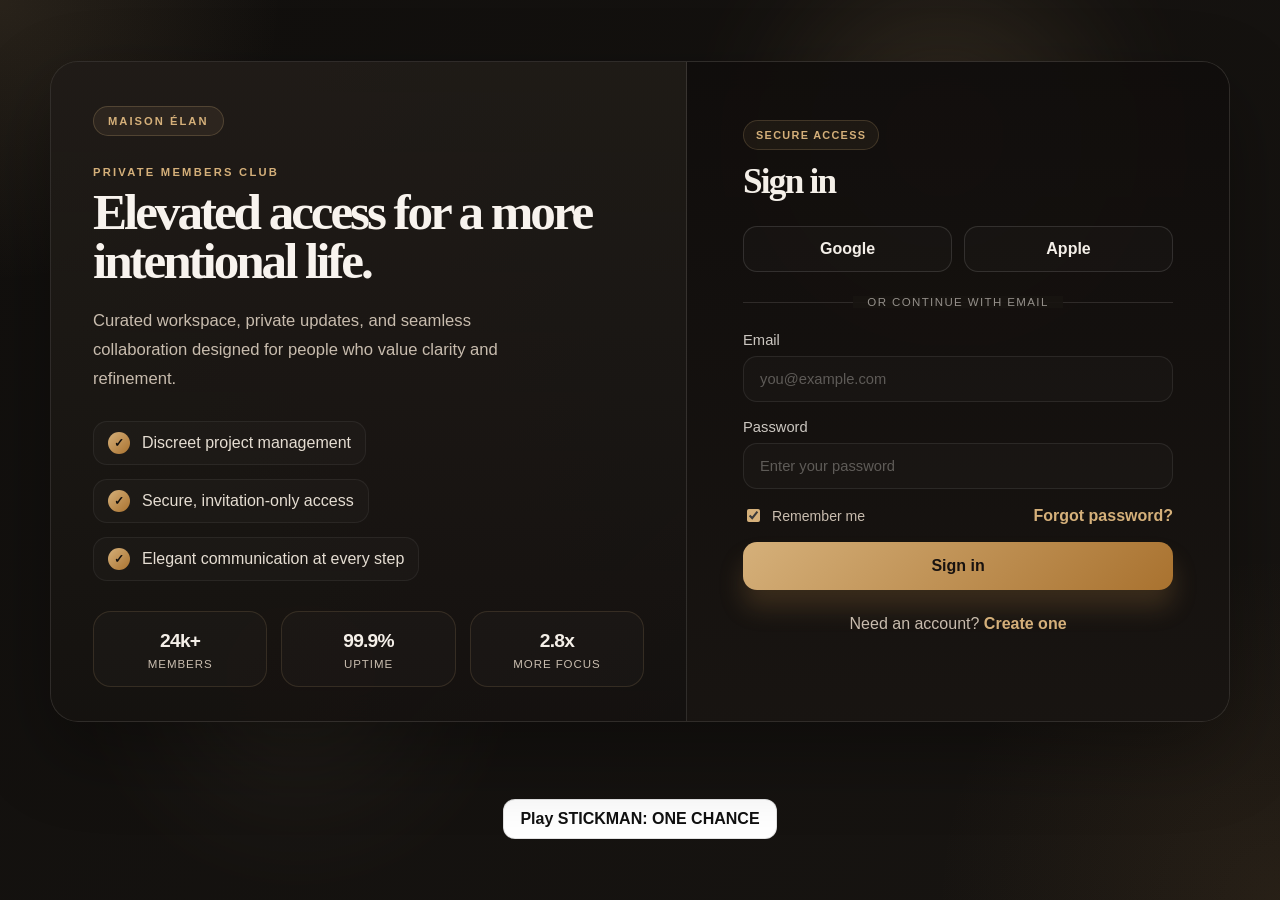
<file: index.html>
<!DOCTYPE html>
<html lang="en">
  <head>
    <meta charset="UTF-8" />
    <meta name="viewport" content="width=device-width, initial-scale=1.0" />
    <title>Pulse Access</title>
    <meta
      name="description"
      content="Modern login and signup page with secure access and elegant design."
    />
    <link rel="stylesheet" href="styles.css" />
  </head>
  <body>
    <div class="page-shell">
      <div class="ambient ambient-one"></div>
      <div class="ambient ambient-two"></div>

      <main class="app-card" aria-live="polite">
        <aside class="brand-panel">
          <div class="brand-badge">Maison Élan</div>
          <div class="brand-copy">
            <p class="eyebrow">Private members club</p>
            <h1>Elevated access for a more intentional life.</h1>
            <p class="lead">
              Curated workspace, private updates, and seamless collaboration designed for people who value clarity and refinement.
            </p>
          </div>

          <div class="feature-list">
            <div class="feature-item">
              <span class="icon">✓</span>
              <span>Discreet project management</span>
            </div>
            <div class="feature-item">
              <span class="icon">✓</span>
              <span>Secure, invitation-only access</span>
            </div>
            <div class="feature-item">
              <span class="icon">✓</span>
              <span>Elegant communication at every step</span>
            </div>
          </div>

          <div class="stats-row">
            <div class="stat-box">
              <strong>24k+</strong>
              <span>members</span>
            </div>
            <div class="stat-box">
              <strong>99.9%</strong>
              <span>uptime</span>
            </div>
            <div class="stat-box">
              <strong>2.8x</strong>
              <span>more focus</span>
            </div>
          </div>
        </aside>

        <section class="auth-panel">
          <div id="authContent" class="auth-content">
            <div class="form-header">
              <div class="pill">Secure access</div>
              <h2 id="formTitle">Sign in</h2>
            </div>

            <div class="social-row">
              <button class="social-btn" type="button">Google</button>
              <button class="social-btn" type="button">Apple</button>
            </div>

            <div class="divider"><span>or continue with email</span></div>

            <form id="loginForm" class="auth-form active" novalidate>
              <label>
                <span>Email</span>
                <input type="email" id="loginEmail" placeholder="you@example.com" required />
              </label>

              <label>
                <span>Password</span>
                <input type="password" id="loginPassword" placeholder="Enter your password" required />
              </label>

              <div class="form-meta">
                <label class="checkbox-row">
                  <input type="checkbox" checked />
                  <span>Remember me</span>
                </label>
                <button type="button" class="inline-link">Forgot password?</button>
              </div>

              <button class="primary-btn" type="submit">Sign in</button>

              <p class="switch-copy">
                Need an account?
                <button type="button" class="text-link" data-mode="signup">Create one</button>
              </p>
            </form>

            <form id="signupForm" class="auth-form" novalidate>
              <label>
                <span>Full name</span>
                <input type="text" id="signupName" placeholder="Alex Morgan" required />
              </label>

              <label>
                <span>Email</span>
                <input type="email" id="signupEmail" placeholder="you@example.com" required />
              </label>

              <label>
                <span>Password</span>
                <input type="password" id="signupPassword" placeholder="Create a password" required />
              </label>

              <label>
                <span>Confirm password</span>
                <input type="password" id="signupConfirm" placeholder="Confirm your password" required />
              </label>

              <div class="password-tip">Use at least 8 characters with a mix of letters and numbers.</div>

              <button class="primary-btn" type="submit">Create account</button>

              <p class="switch-copy">
                Already have an account?
                <button type="button" class="text-link" data-mode="login">Sign in</button>
              </p>
            </form>
          </div>

          <div id="statusMessage" class="status-message" role="status" aria-live="polite"></div>

          <div id="dashboard" class="dashboard hidden" aria-live="polite">
            <div class="dashboard-card">
              <div class="avatar">P</div>
              <p>Welcome back</p>
              <h3 id="welcomeName">Guest</h3>
              <div class="dashboard-meta">
                <span>Secure session active</span>
                <span id="lastLoginLabel">Ready to work</span>
              </div>
              <button id="logoutBtn" class="primary-btn secondary" type="button">Log out</button>
            </div>
          </div>
        </section>
      </main>
    </div>

    <div style="text-align:center; margin-top: 18px;">
      <a href="game.html" style="display:inline-block; text-decoration:none; color:#111; background:#fff; border:1px solid rgba(17,17,17,0.12); padding:10px 16px; border-radius:12px; font-weight:700;">Play STICKMAN: ONE CHANCE</a>
    </div>

    <script src="script.js"></script>
  </body>
</html>
</file>
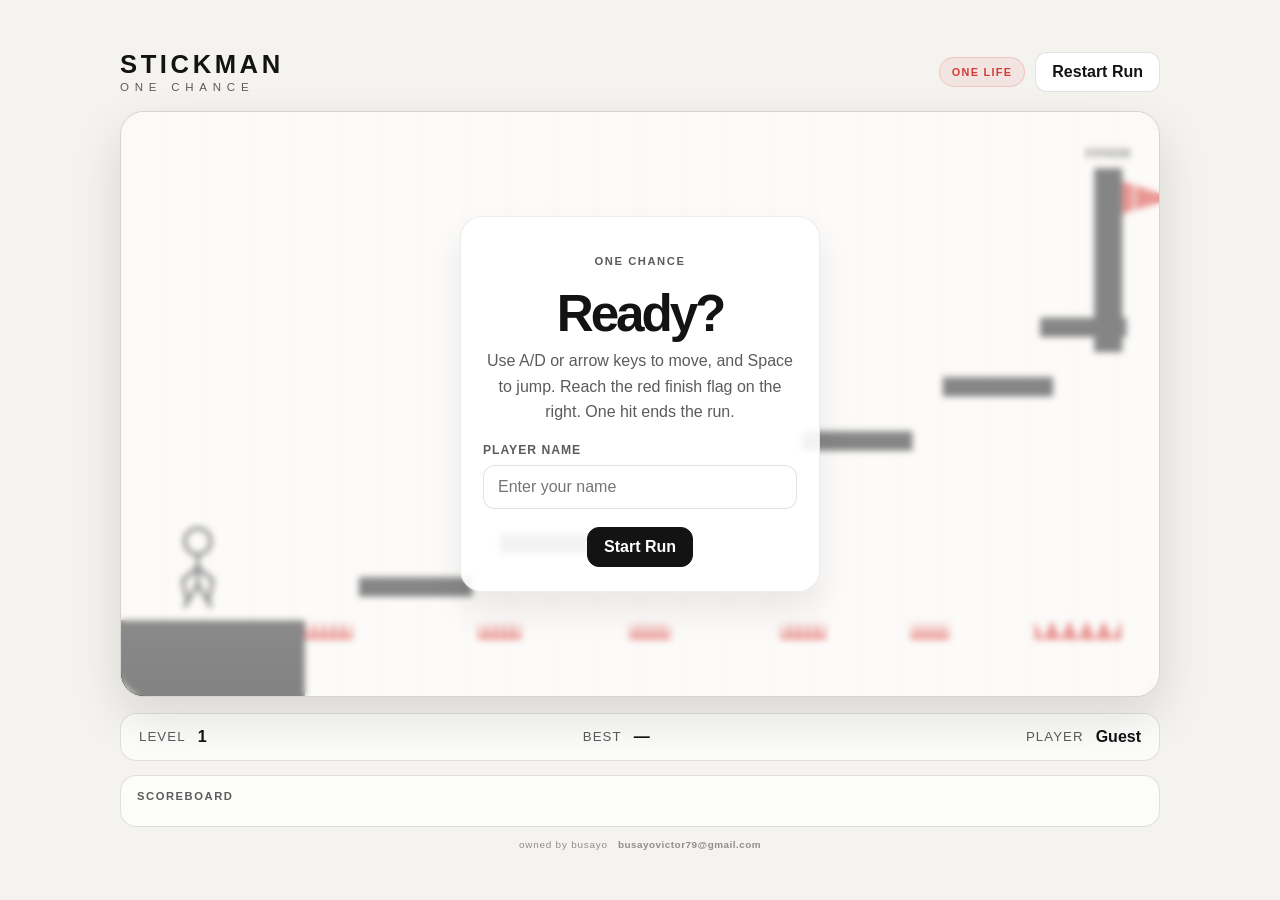
<file: game.html>
<!DOCTYPE html>
<html lang="en">
  <head>
    <meta charset="UTF-8" />
    <meta name="viewport" content="width=device-width, initial-scale=1.0" />
    <title>STICKMAN: ONE CHANCE</title>
    <meta
      name="description"
      content="STICKMAN: ONE CHANCE — a fast, brutal one-life platform challenge."
    />
    <link rel="stylesheet" href="game.css" />
  </head>
  <body>
    <div class="page-shell">
      <header class="topbar">
        <div class="brand-wrap">
          <span class="brand-mark">STICKMAN</span>
          <span class="brand-sub">ONE CHANCE</span>
        </div>

        <div class="topbar-actions">
          <span class="life-pill">ONE LIFE</span>
          <button id="restartButton" class="ghost-btn" type="button">Restart Run</button>
        </div>
      </header>

      <main class="game-panel">
        <canvas id="gameCanvas" width="960" height="540" aria-label="Stickman game canvas"></canvas>

        <div id="messageOverlay" class="overlay visible" aria-live="polite">
          <div class="overlay-card">
            <p class="eyebrow">One chance</p>
            <h1 id="overlayTitle">Ready?</h1>
            <p id="overlayText">Survive the gauntlet. One hit ends the run.</p>

            <div class="player-entry">
              <label for="playerNameInput">Player name</label>
              <input id="playerNameInput" type="text" maxlength="16" placeholder="Enter your name" autocomplete="off" />
            </div>

            <button id="startButton" class="primary-btn" type="button">Start Run</button>
          </div>
        </div>
      </main>

      <footer class="hud" aria-live="polite">
        <div class="hud-item">
          <span>Level</span>
          <strong id="levelLabel">1</strong>
        </div>
        <div class="hud-item">
          <span>Best</span>
          <strong id="bestLabel">—</strong>
        </div>
        <div class="hud-item player-tag">
          <span>Player</span>
          <strong id="playerNameBadge">Guest</strong>
        </div>
      </footer>

      <aside class="scoreboard" aria-live="polite">
        <div class="scoreboard-header">
          <span>Scoreboard</span>
        </div>
        <ol id="scoreboardList" class="scoreboard-list"></ol>
      </aside>

      <div class="watermark" aria-label="Game owner details">
        <span>owned by busayo</span>
        <span class="watermark-email">busayovictor79@gmail.com</span>
      </div>
    </div>

    <script src="game.js"></script>
  </body>
</html>
</file>
<file: styles.css>
:root {
  --bg: #110f0d;
  --bg-soft: #171411;
  --panel: #1a1715;
  --panel-alt: #221d1a;
  --ivory: #f4efe8;
  --ivory-soft: #e5ddd2;
  --ink: #120f0d;
  --muted: #c8bcae;
  --gold: #d5b07a;
  --gold-deep: #a9722f;
  --stone: #8d7d69;
  --line: rgba(244, 239, 232, 0.12);
  --shadow: 0 30px 80px rgba(0, 0, 0, 0.32);
}

* {
  box-sizing: border-box;
}

html,
body {
  margin: 0;
  min-height: 100%;
  font-family: "Segoe UI", "Helvetica Neue", Arial, sans-serif;
  background:
    radial-gradient(circle at top left, rgba(213, 176, 122, 0.12), transparent 18%),
    radial-gradient(circle at bottom right, rgba(185, 135, 73, 0.1), transparent 22%),
    linear-gradient(135deg, var(--bg) 0%, var(--bg-soft) 100%);
  color: var(--ivory);
}

body {
  min-height: 100vh;
  display: grid;
  place-items: center;
  padding: 32px;
}

button,
input {
  font: inherit;
}

button {
  cursor: pointer;
}

.page-shell {
  position: relative;
  width: min(1180px, 100%);
}

.ambient {
  position: absolute;
  border-radius: 50%;
  filter: blur(70px);
  opacity: 0.8;
  z-index: 0;
}

.ambient-one {
  width: 290px;
  height: 290px;
  background: rgba(213, 176, 122, 0.18);
  top: -70px;
  right: 12%;
}

.ambient-two {
  width: 260px;
  height: 260px;
  background: rgba(141, 125, 105, 0.14);
  bottom: -80px;
  left: 10%;
}

.app-card {
  position: relative;
  z-index: 1;
  display: grid;
  grid-template-columns: 1.08fr 0.92fr;
  border-radius: 28px;
  overflow: hidden;
  background: rgba(22, 18, 15, 0.72);
  border: 1px solid var(--line);
  box-shadow: var(--shadow);
  backdrop-filter: blur(14px);
}

.brand-panel {
  padding: 44px 42px 34px;
  background:
    linear-gradient(180deg, rgba(31, 27, 23, 0.92), rgba(20, 17, 15, 0.88)),
    linear-gradient(135deg, rgba(213, 176, 122, 0.1), rgba(255, 255, 255, 0.02));
  border-right: 1px solid var(--line);
}

.brand-badge {
  display: inline-flex;
  align-items: center;
  padding: 8px 14px;
  border-radius: 999px;
  background: rgba(213, 176, 122, 0.08);
  border: 1px solid rgba(213, 176, 122, 0.22);
  color: var(--gold);
  font-size: 0.7rem;
  letter-spacing: 0.18em;
  text-transform: uppercase;
  font-weight: 700;
}

.brand-copy {
  margin-top: 30px;
}

.eyebrow {
  margin: 0 0 10px;
  font-size: 0.7rem;
  letter-spacing: 0.2em;
  text-transform: uppercase;
  color: var(--gold);
  font-weight: 600;
}

.brand-copy h1 {
  margin: 0;
  max-width: 500px;
  font-family: Georgia, "Times New Roman", serif;
  font-weight: 600;
  line-height: 0.95;
  letter-spacing: -0.06em;
  color: #f8f3ee;
  font-size: clamp(2.7rem, 4vw, 4.5rem);
}

.lead {
  margin-top: 20px;
  max-width: 440px;
  font-size: 1.04rem;
  line-height: 1.75;
  color: var(--muted);
}

.feature-list {
  margin-top: 28px;
  display: grid;
  gap: 14px;
}

.feature-item {
  display: flex;
  align-items: center;
  gap: 12px;
  width: fit-content;
  padding: 10px 14px;
  border-radius: 14px;
  background: rgba(255, 255, 255, 0.02);
  border: 1px solid rgba(255, 255, 255, 0.06);
  color: var(--ivory-soft);
}

.feature-item .icon {
  display: inline-grid;
  place-items: center;
  width: 22px;
  height: 22px;
  border-radius: 50%;
  background: linear-gradient(135deg, var(--gold), var(--gold-deep));
  color: var(--ink);
  font-weight: 800;
  font-size: 0.74rem;
}

.stats-row {
  margin-top: 30px;
  display: grid;
  grid-template-columns: repeat(3, minmax(100px, 1fr));
  gap: 14px;
}

.stat-box {
  padding: 18px 12px 16px;
  border-radius: 18px;
  background: rgba(255, 255, 255, 0.02);
  border: 1px solid rgba(213, 176, 122, 0.15);
  text-align: center;
}

.stat-box strong {
  display: block;
  font-size: 1.2rem;
  letter-spacing: -0.04em;
  color: var(--ivory);
}

.stat-box span {
  display: block;
  margin-top: 6px;
  font-size: 0.72rem;
  letter-spacing: 0.08em;
  text-transform: uppercase;
  color: var(--muted);
}

.auth-panel {
  padding: 46px 32px 32px;
  display: flex;
  flex-direction: column;
  justify-content: center;
  background: linear-gradient(180deg, rgba(16, 13, 12, 0.84), rgba(25, 21, 18, 0.9));
}

.auth-content,
.dashboard {
  width: min(100%, 430px);
  margin: 0 auto;
}

.form-header {
  display: flex;
  flex-direction: column;
  gap: 12px;
}

.pill {
  align-self: flex-start;
  padding: 8px 12px;
  border-radius: 999px;
  background: rgba(213, 176, 122, 0.06);
  border: 1px solid rgba(213, 176, 122, 0.2);
  color: var(--gold);
  font-size: 0.68rem;
  letter-spacing: 0.12em;
  text-transform: uppercase;
  font-weight: 700;
}

.form-header h2 {
  margin: 0;
  font-family: Georgia, "Times New Roman", serif;
  font-weight: 600;
  letter-spacing: -0.05em;
  font-size: clamp(2.2rem, 2.7vw, 3rem);
  color: var(--ivory);
}

.social-row {
  display: grid;
  grid-template-columns: repeat(2, minmax(0, 1fr));
  gap: 12px;
  margin-top: 24px;
}

.social-btn {
  border: 1px solid rgba(255, 255, 255, 0.12);
  background: rgba(255, 255, 255, 0.02);
  color: var(--ivory);
  padding: 13px 16px;
  border-radius: 14px;
  transition: transform 0.2s ease, border-color 0.2s ease, box-shadow 0.2s ease;
  font-weight: 600;
}

.social-btn:hover,
.social-btn:focus-visible {
  transform: translateY(-1px);
  border-color: rgba(213, 176, 122, 0.36);
  box-shadow: 0 12px 18px rgba(0, 0, 0, 0.18);
}

.divider {
  position: relative;
  margin: 24px 0;
  text-align: center;
  color: rgba(244, 239, 232, 0.56);
  font-size: 0.72rem;
  letter-spacing: 0.12em;
  text-transform: uppercase;
}

.divider::before {
  content: "";
  position: absolute;
  left: 0;
  right: 0;
  top: 50%;
  height: 1px;
  background: var(--line);
}

.divider span {
  position: relative;
  background: rgba(24, 20, 17, 0.9);
  padding: 0 14px;
}

.auth-form {
  display: none;
  flex-direction: column;
  gap: 17px;
}

.auth-form.active {
  display: flex;
}

label {
  display: flex;
  flex-direction: column;
  gap: 8px;
  color: rgba(244, 239, 232, 0.82);
  font-size: 0.92rem;
}

input {
  width: 100%;
  border: 1px solid rgba(255, 255, 255, 0.08);
  border-radius: 14px;
  background: rgba(255, 255, 255, 0.02);
  color: var(--ivory);
  padding: 14px 16px;
  outline: none;
  transition: border-color 0.2s ease, box-shadow 0.2s ease, background 0.2s ease;
}

input::placeholder {
  color: rgba(244, 239, 232, 0.32);
}

input:focus {
  border-color: rgba(213, 176, 122, 0.52);
  box-shadow: 0 0 0 4px rgba(213, 176, 122, 0.08);
  background: rgba(255, 255, 255, 0.03);
}

.checkbox-row {
  display: inline-flex;
  flex-direction: row;
  align-items: center;
  gap: 9px;
  color: var(--muted);
  font-size: 0.88rem;
}

.checkbox-row input {
  width: auto;
  accent-color: var(--gold);
}

.form-meta {
  display: flex;
  align-items: center;
  justify-content: space-between;
  gap: 12px;
}

.inline-link,
.text-link {
  background: transparent;
  border: none;
  color: var(--gold);
  font-weight: 700;
  padding: 0;
}

.password-tip {
  color: rgba(244, 239, 232, 0.58);
  font-size: 0.8rem;
  line-height: 1.5;
}

.primary-btn {
  border: none;
  border-radius: 14px;
  background: linear-gradient(135deg, var(--gold), var(--gold-deep));
  color: #18120f;
  font-weight: 800;
  padding: 15px 18px;
  transition: transform 0.2s ease, box-shadow 0.2s ease;
  box-shadow: 0 18px 24px rgba(181, 133, 69, 0.22);
}

.primary-btn:hover,
.primary-btn:focus-visible {
  transform: translateY(-1px);
}

.primary-btn.secondary {
  width: 100%;
  background: linear-gradient(135deg, rgba(255,255,255,0.08), rgba(213,176,122,0.12));
  color: var(--ivory);
  box-shadow: none;
  border: 1px solid rgba(213, 176, 122, 0.18);
}

.switch-copy {
  margin: 8px 0 0;
  text-align: center;
  color: var(--muted);
}

.status-message {
  min-height: 26px;
  margin-top: 18px;
  text-align: center;
  font-size: 0.9rem;
  opacity: 0;
  transform: translateY(4px);
  transition: opacity 0.2s ease, transform 0.2s ease;
}

.status-message.visible {
  opacity: 1;
  transform: translateY(0);
}

.status-message.success {
  color: #d6c199;
}

.status-message.error {
  color: #ffbeb0;
}

.hidden {
  display: none !important;
}

.dashboard {
  display: flex;
  align-items: center;
  justify-content: center;
  min-height: 360px;
}

.dashboard-card {
  width: 100%;
  background: linear-gradient(180deg, rgba(255,255,255,0.03), rgba(255,255,255,0.01));
  border: 1px solid rgba(213, 176, 122, 0.16);
  border-radius: 22px;
  padding: 26px 22px;
  text-align: center;
  box-shadow: 0 20px 30px rgba(0, 0, 0, 0.18);
}

.avatar {
  display: grid;
  place-items: center;
  width: 68px;
  height: 68px;
  margin: 0 auto 18px;
  border-radius: 18px;
  background: linear-gradient(135deg, var(--gold), var(--gold-deep));
  color: var(--ink);
  font-size: 1.6rem;
  font-weight: 800;
}

.dashboard-card p {
  margin: 0;
  color: var(--muted);
  font-size: 0.72rem;
  letter-spacing: 0.14em;
  text-transform: uppercase;
}

.dashboard-card h3 {
  margin: 12px 0 20px;
  font-family: Georgia, "Times New Roman", serif;
  font-size: clamp(2rem, 2.4vw, 2.8rem);
  letter-spacing: -0.05em;
  color: var(--ivory);
}

.dashboard-meta {
  display: flex;
  flex-direction: column;
  gap: 6px;
  margin-bottom: 22px;
  color: rgba(244, 239, 232, 0.7);
  font-size: 0.9rem;
}

@media (max-width: 900px) {
  .app-card {
    grid-template-columns: 1fr;
  }

  .brand-panel {
    border-right: none;
    border-bottom: 1px solid var(--line);
  }
}

@media (max-width: 560px) {
  body {
    padding: 18px;
  }

  .brand-panel,
  .auth-panel {
    padding-left: 20px;
    padding-right: 20px;
  }

  .stats-row,
  .social-row {
    grid-template-columns: 1fr;
  }

  .form-meta {
    align-items: flex-start;
    flex-direction: column;
  }
}
</file>
<file: game.css>
:root {
  --bg: #f5f3ef;
  --panel: #ffffff;
  --panel-strong: #f1efe9;
  --ink: #131313;
  --muted: #5b5b5b;
  --line: rgba(19, 19, 19, 0.12);
  --danger: #d63b35;
  --danger-soft: rgba(214, 59, 53, 0.12);
  --success: #1f7a4d;
  --shadow: 0 20px 50px rgba(17, 17, 17, 0.12);
}

* {
  box-sizing: border-box;
}

html,
body {
  margin: 0;
  min-height: 100%;
  font-family: "Segoe UI", Tahoma, sans-serif;
  background: var(--bg);
  color: var(--ink);
}

body {
  min-height: 100vh;
  display: grid;
  place-items: center;
  padding: 24px;
}

button {
  font: inherit;
  cursor: pointer;
}

.page-shell {
  width: min(1040px, 100%);
}

.topbar {
  display: flex;
  align-items: center;
  justify-content: space-between;
  gap: 16px;
  margin-bottom: 18px;
}

.brand-wrap {
  display: flex;
  flex-direction: column;
  gap: 2px;
}

.brand-mark {
  font-size: clamp(1.2rem, 2vw, 1.8rem);
  font-weight: 900;
  letter-spacing: 0.14em;
}

.brand-sub {
  font-size: 0.72rem;
  letter-spacing: 0.5em;
  color: var(--muted);
  text-transform: uppercase;
}

.topbar-actions {
  display: flex;
  align-items: center;
  gap: 10px;
}

.life-pill {
  display: inline-flex;
  align-items: center;
  justify-content: center;
  padding: 8px 12px;
  border-radius: 999px;
  background: rgba(214, 59, 53, 0.08);
  border: 1px solid rgba(214, 59, 53, 0.18);
  color: var(--danger);
  font-weight: 800;
  letter-spacing: 0.12em;
  text-transform: uppercase;
  font-size: 0.68rem;
}

.ghost-btn,
.primary-btn {
  border: 1px solid var(--line);
  background: var(--panel);
  color: var(--ink);
  border-radius: 12px;
  padding: 10px 16px;
  font-weight: 700;
  transition: transform 0.18s ease, box-shadow 0.18s ease;
}

.ghost-btn:hover,
.primary-btn:hover {
  transform: translateY(-1px);
  box-shadow: 0 10px 18px rgba(19, 19, 19, 0.08);
}

.primary-btn {
  background: var(--ink);
  color: #fff;
  border-color: var(--ink);
}

.game-panel {
  position: relative;
  border-radius: 24px;
  overflow: hidden;
  border: 1px solid var(--line);
  background: var(--panel-strong);
  box-shadow: var(--shadow);
}

canvas {
  display: block;
  width: 100%;
  height: auto;
  max-height: 70vh;
  background: linear-gradient(#fdfcfb, #f3f1ee);
}

.overlay {
  position: absolute;
  inset: 0;
  display: grid;
  place-items: center;
  background: rgba(255, 255, 255, 0.47);
  backdrop-filter: blur(3px);
  opacity: 0;
  visibility: hidden;
  transition: opacity 0.2s ease, visibility 0.2s ease;
}

.overlay.visible {
  opacity: 1;
  visibility: visible;
}

.overlay-card {
  max-width: 360px;
  padding: 26px 22px 24px;
  border-radius: 22px;
  background: rgba(255, 255, 255, 0.9);
  border: 1px solid rgba(19, 19, 19, 0.08);
  text-align: center;
  box-shadow: 0 18px 35px rgba(17, 17, 17, 0.08);
}

.eyebrow {
  margin: 0 0 8px;
  font-size: 0.7rem;
  letter-spacing: 0.14em;
  text-transform: uppercase;
  color: var(--muted);
  font-weight: 700;
}

.overlay-card h1 {
  margin: 0;
  font-size: clamp(2.2rem, 4vw, 3.4rem);
  line-height: 0.96;
  letter-spacing: -0.06em;
}

.overlay-card p {
  margin: 10px 0 18px;
  color: var(--muted);
  line-height: 1.6;
  white-space: pre-line;
}

.player-entry {
  margin: 8px 0 18px;
  text-align: left;
}

.player-entry label {
  display: block;
  margin-bottom: 8px;
  font-size: 0.76rem;
  font-weight: 700;
  letter-spacing: 0.08em;
  text-transform: uppercase;
  color: var(--muted);
}

.player-entry input {
  width: 100%;
  border: 1px solid rgba(19, 19, 19, 0.12);
  border-radius: 12px;
  background: #fff;
  padding: 12px 14px;
  font: inherit;
  color: var(--ink);
  outline: none;
}

.player-entry input:focus {
  border-color: rgba(19, 19, 19, 0.32);
  box-shadow: 0 0 0 3px rgba(19, 19, 19, 0.04);
}

.hud {
  display: flex;
  align-items: center;
  justify-content: space-between;
  gap: 18px;
  margin-top: 16px;
  padding: 14px 18px;
  background: rgba(255, 255, 255, 0.72);
  border: 1px solid var(--line);
  border-radius: 16px;
}

.hud-item {
  display: flex;
  align-items: center;
  gap: 12px;
  font-size: 0.83rem;
  letter-spacing: 0.08em;
  text-transform: uppercase;
  color: var(--muted);
}

.hud-item strong {
  color: var(--ink);
  font-size: 1rem;
  letter-spacing: 0;
  text-transform: none;
}

.player-tag strong {
  max-width: 140px;
  overflow: hidden;
  text-overflow: ellipsis;
  white-space: nowrap;
}

.scoreboard {
  margin-top: 14px;
  padding: 14px 16px;
  border: 1px solid var(--line);
  border-radius: 16px;
  background: rgba(255, 255, 255, 0.7);
}

.scoreboard-header {
  font-size: 0.7rem;
  font-weight: 800;
  letter-spacing: 0.14em;
  text-transform: uppercase;
  color: var(--muted);
  margin-bottom: 10px;
}

.scoreboard-list {
  list-style: none;
  padding: 0;
  margin: 0;
  display: grid;
  gap: 8px;
}

.scoreboard-list li {
  display: flex;
  align-items: center;
  justify-content: space-between;
  gap: 12px;
  padding: 8px 10px;
  border-radius: 10px;
  background: rgba(19, 19, 19, 0.03);
  color: var(--ink);
  font-size: 0.85rem;
}

.scoreboard-list li span {
  max-width: 150px;
  overflow: hidden;
  text-overflow: ellipsis;
  white-space: nowrap;
}

.scoreboard-list li strong {
  font-size: 0.82rem;
}

.watermark {
  display: flex;
  align-items: center;
  justify-content: center;
  gap: 10px;
  margin-top: 12px;
  font-size: 0.62rem;
  letter-spacing: 0.08em;
  text-transform: lowercase;
  color: rgba(19, 19, 19, 0.45);
  user-select: none;
}

.watermark-email {
  letter-spacing: 0.05em;
  font-weight: 600;
}

@media (max-width: 640px) {
  body {
    padding: 16px;
  }

  .topbar,
  .hud {
    flex-direction: column;
    align-items: flex-start;
  }

  .topbar-actions {
    width: 100%;
    justify-content: space-between;
  }
}
</file>
